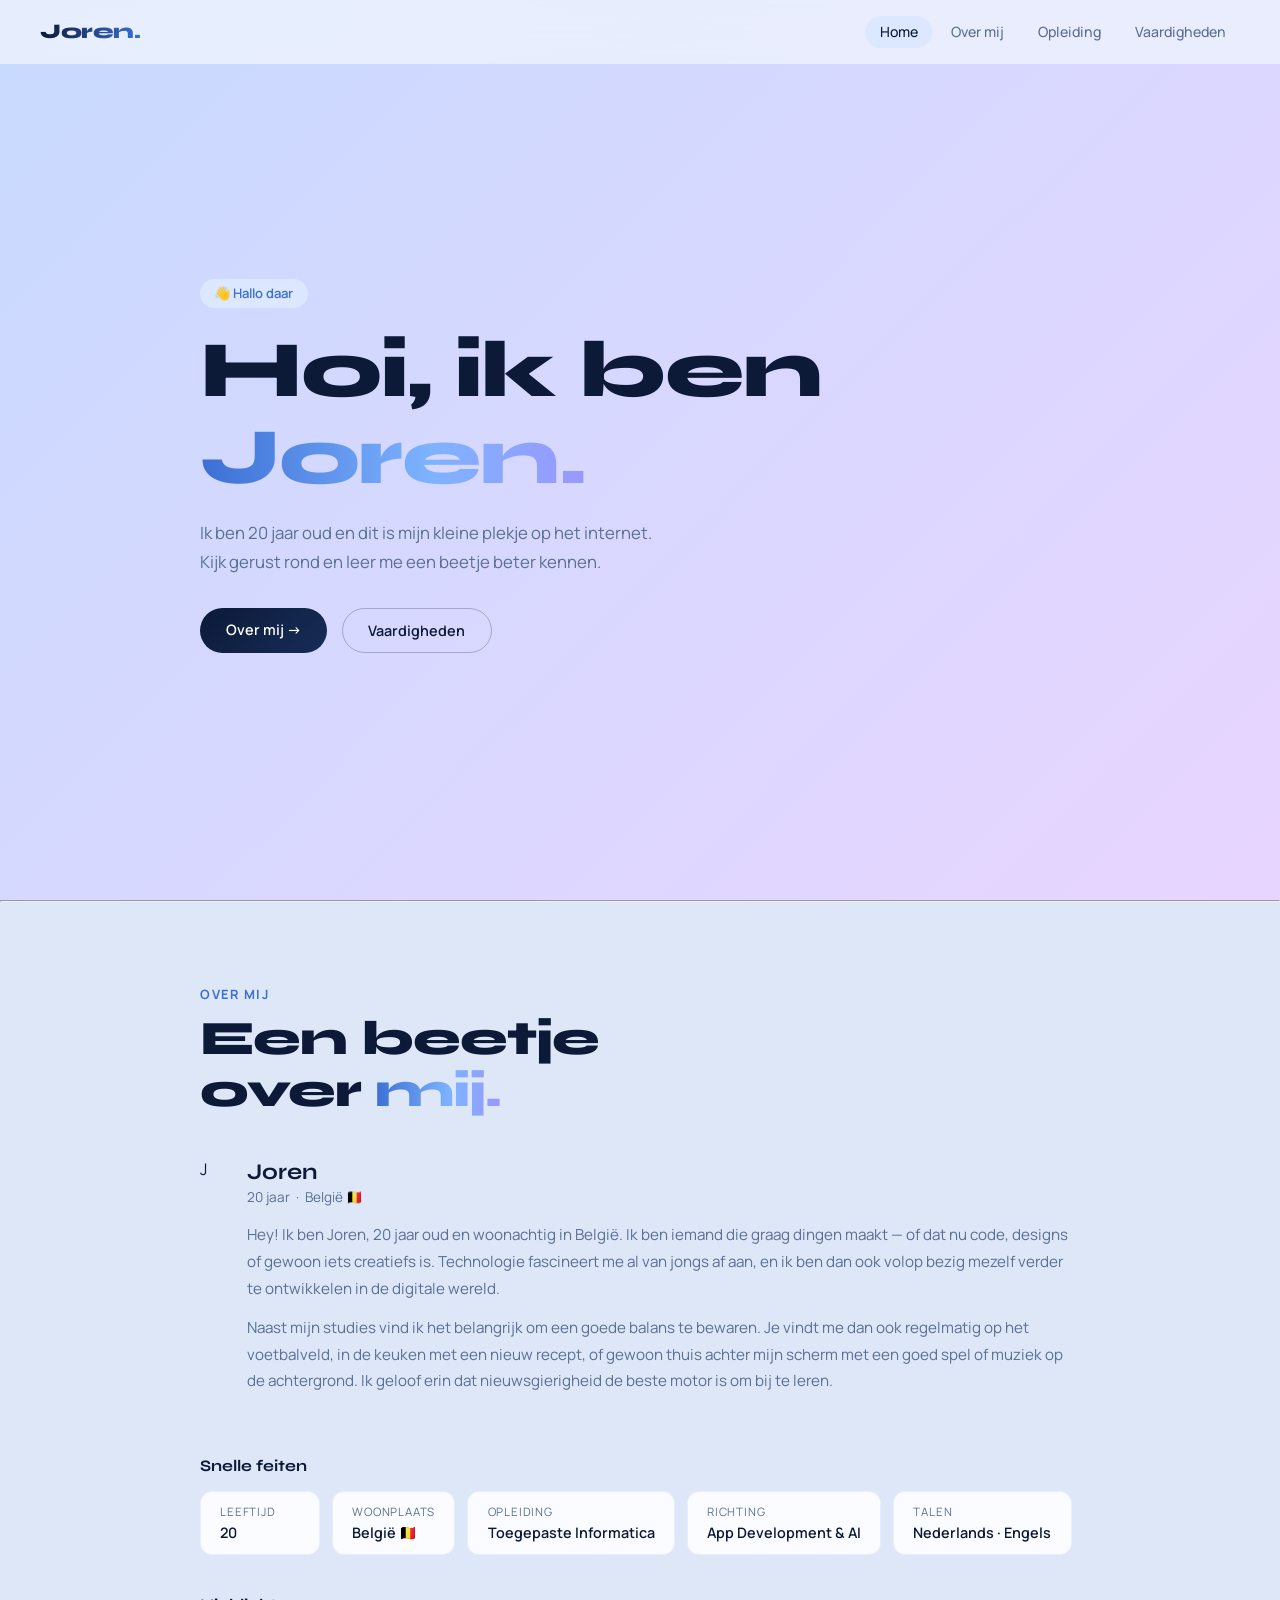
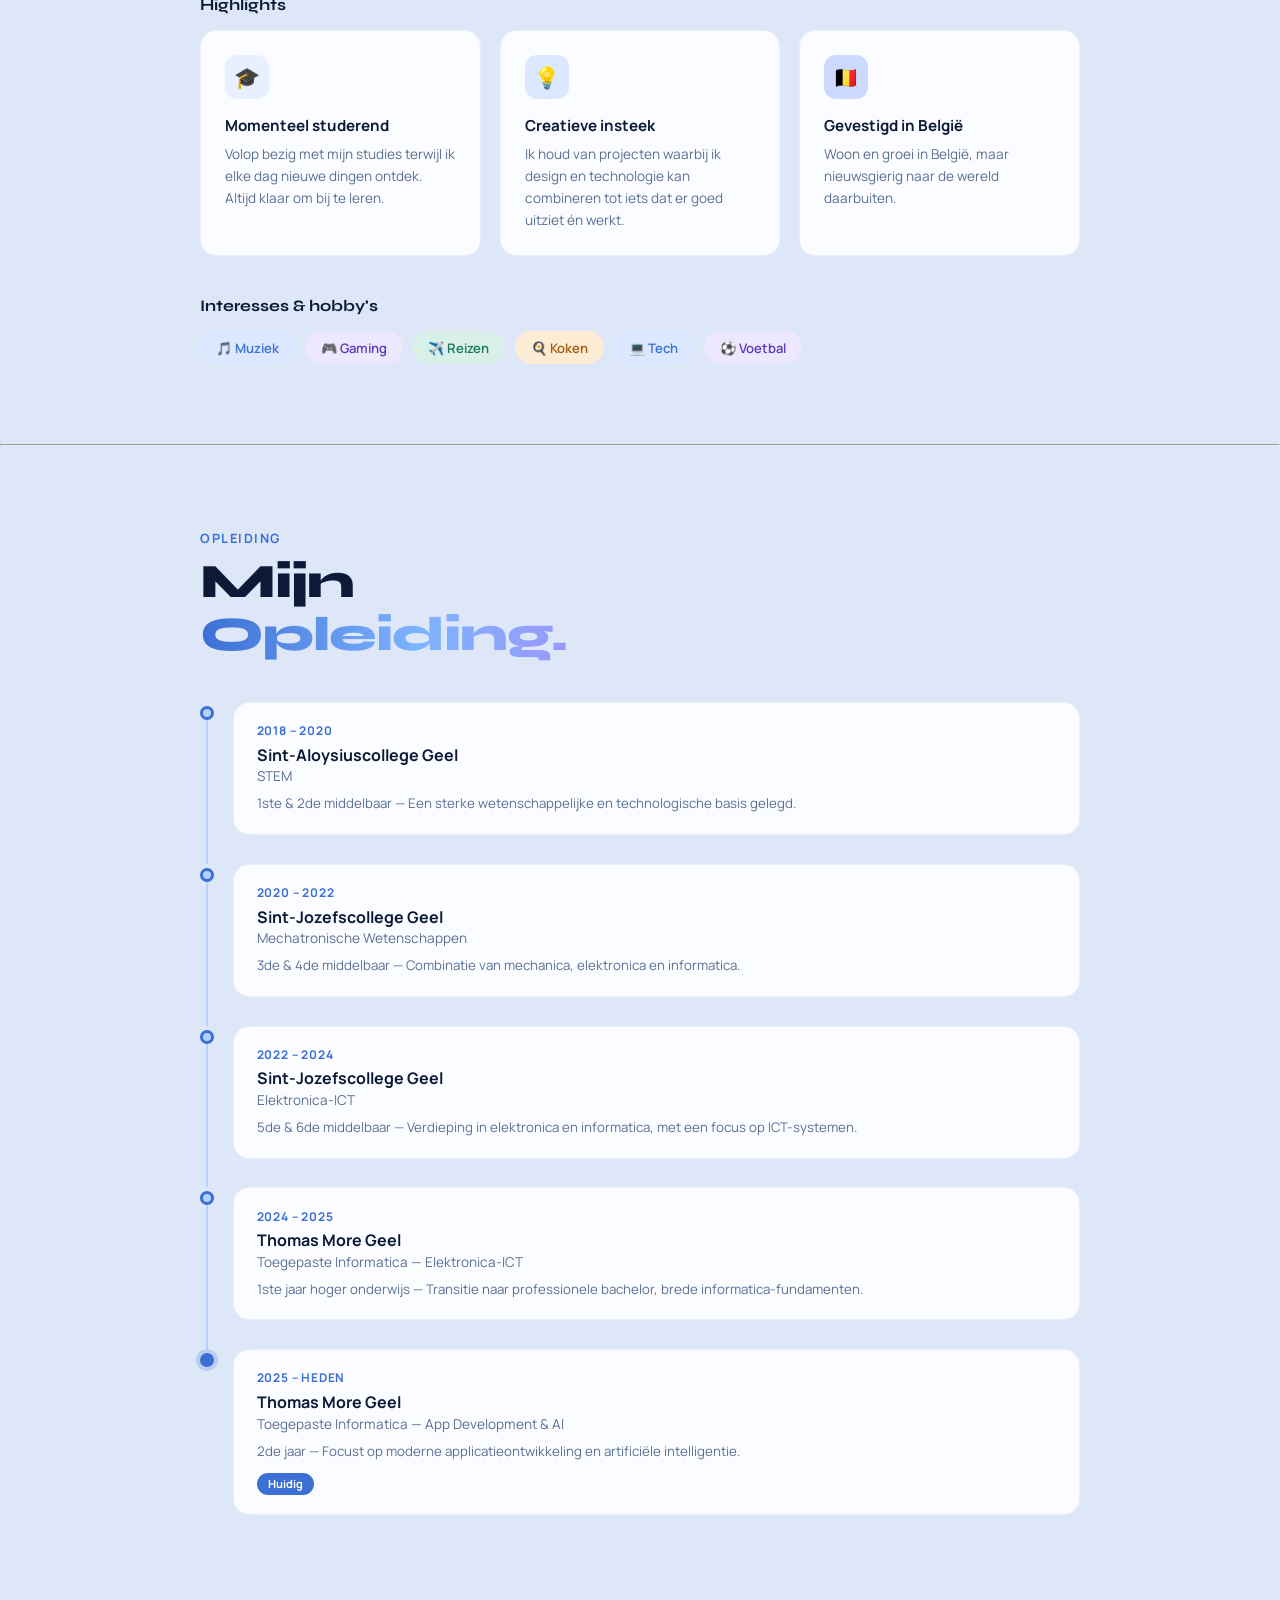
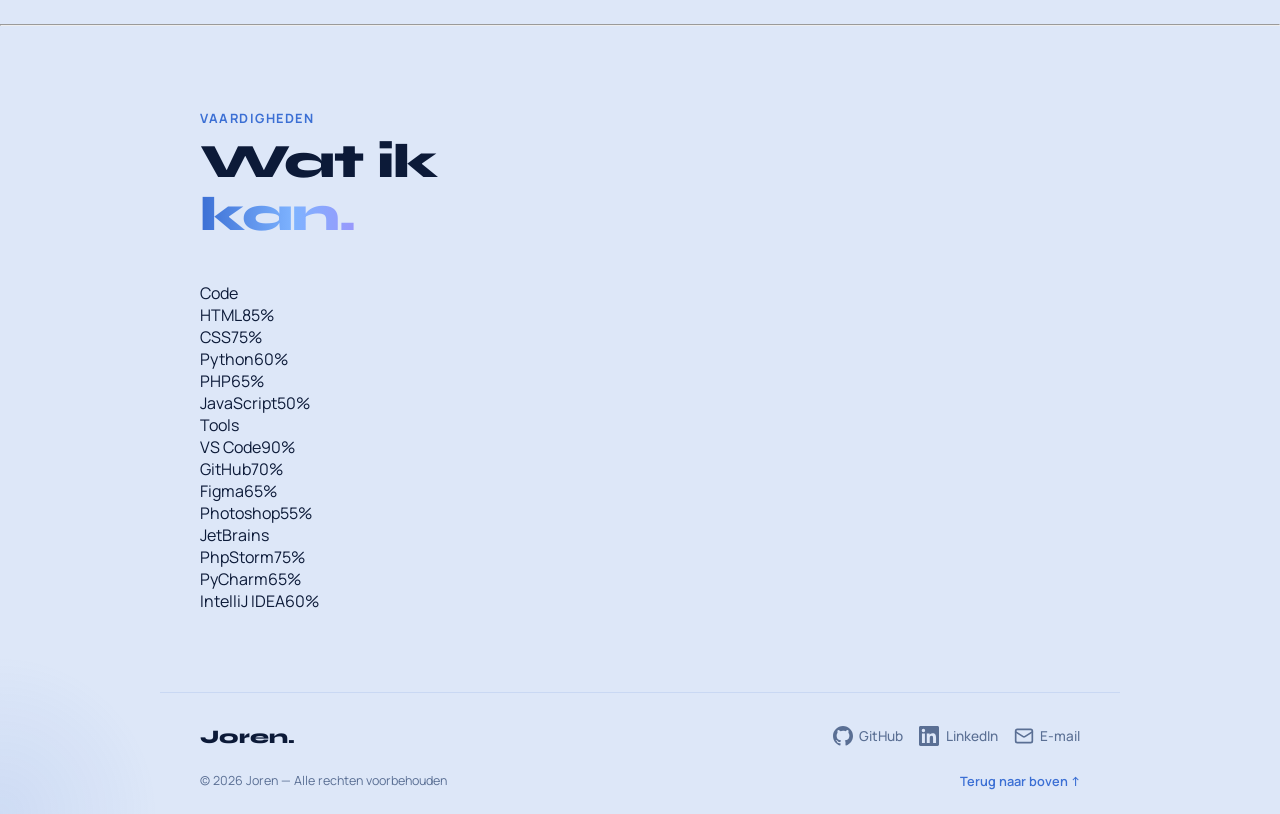
<file: joren.html>
<!DOCTYPE html>
<html lang="nl">
<head>
  <meta charset="UTF-8" />
  <meta name="viewport" content="width=device-width, initial-scale=1.0"/>
  <title>Joren</title>
  <link href="https://fonts.googleapis.com/css2?family=Syne:wght@600;700;800&family=Manrope:wght@400;500;600&display=swap" rel="stylesheet"/>
  <link rel="stylesheet" href="style.css"/>
</head>
<body>

  <nav>
    <a class="nav-logo" href="#home">Joren.</a>
    <ul class="nav-links">
      <li><a href="#home">Home</a></li>
      <li><a href="#about">Over mij</a></li>
      <li><a href="#opleiding">Opleiding</a></li>
      <li><a href="#skills">Vaardigheden</a></li>
    </ul>
  </nav>

  <div class="blob blob-1"></div>
  <div class="blob blob-2"></div>
  <div class="blob blob-3"></div>

  <!-- ── HERO ── -->
  <section id="home">
    <div class="hero-inner">
      <span class="hero-tag">👋 Hallo daar</span>
      <h1>Hoi, ik ben<br><span class="accent">Joren.</span></h1>
      <p class="hero-sub">
        Ik ben 20 jaar oud en dit is mijn kleine plekje op het internet.
        Kijk gerust rond en leer me een beetje beter kennen.
      </p>
      <div class="hero-actions">
        <a href="#about" class="btn btn-primary">Over mij →</a>
        <a href="#skills" class="btn btn-outline">Vaardigheden</a>
      </div>
    </div>
  </section>

  <hr class="divider"/>

  <!-- ── ABOUT ── -->
  <section id="about">
    <span class="about-label">Over mij</span>
    <h2>Een beetje<br>over <span class="accent">mij.</span></h2>

    <div class="about-top">
      <div class="avatar">J</div>
      <div class="avatar-info">
        <div class="name">Joren</div>
        <div class="meta">20 jaar &nbsp;·&nbsp; België 🇧🇪</div>
        <p class="bio-text">
          Hey! Ik ben Joren, 20 jaar oud en woonachtig in België. Ik ben iemand die graag dingen maakt — of dat nu code, designs of gewoon iets creatiefs is. Technologie fascineert me al van jongs af aan, en ik ben dan ook volop bezig mezelf verder te ontwikkelen in de digitale wereld.
        </p>
        <p class="bio-text">
          Naast mijn studies vind ik het belangrijk om een goede balans te bewaren. Je vindt me dan ook regelmatig op het voetbalveld, in de keuken met een nieuw recept, of gewoon thuis achter mijn scherm met een goed spel of muziek op de achtergrond. Ik geloof erin dat nieuwsgierigheid de beste motor is om bij te leren.
        </p>
      </div>
    </div>

    <!-- QUICK FACTS -->
    <p class="sub-title">Snelle feiten</p>
    <div class="facts">
      <div class="fact"><div class="fact-label">Leeftijd</div><div class="fact-value">20</div></div>
      <div class="fact"><div class="fact-label">Woonplaats</div><div class="fact-value">België 🇧🇪</div></div>
      <div class="fact"><div class="fact-label">Opleiding</div><div class="fact-value">Toegepaste Informatica</div></div>
      <div class="fact"><div class="fact-label">Richting</div><div class="fact-value">App Development & AI</div></div>
      <div class="fact"><div class="fact-label">Talen</div><div class="fact-value">Nederlands · Engels</div></div>
    </div>

    <!-- HIGHLIGHTS -->
    <p class="sub-title" id="highlights">Highlights</p>
    <div class="cards">
      <div class="card">
        <div class="card-icon" style="background:var(--blue-3);">🎓</div>
        <p class="card-title">Momenteel studerend</p>
        <p class="card-body">Volop bezig met mijn studies terwijl ik elke dag nieuwe dingen ontdek. Altijd klaar om bij te leren.</p>
      </div>
      <div class="card">
        <div class="card-icon" style="background:var(--blue-1);">💡</div>
        <p class="card-title">Creatieve insteek</p>
        <p class="card-body">Ik houd van projecten waarbij ik design en technologie kan combineren tot iets dat er goed uitziet én werkt.</p>
      </div>
      <div class="card">
        <div class="card-icon" style="background:var(--blue-4);">🇧🇪</div>
        <p class="card-title">Gevestigd in België</p>
        <p class="card-body">Woon en groei in België, maar nieuwsgierig naar de wereld daarbuiten.</p>
      </div>
    </div>

    <!-- INTERESTS -->
    <p class="sub-title">Interesses & hobby's</p>
    <div class="pills">
      <span class="pill c1">🎵 Muziek</span>
      <span class="pill c4">🎮 Gaming</span>
      <span class="pill c2">✈️ Reizen</span>
      <span class="pill c3">🍳 Koken</span>
      <span class="pill c1">💻 Tech</span>
      <span class="pill c4">⚽ Voetbal</span>
    </div>
  </section>

  <hr class="divider"/>

  <!-- ── OPLEIDING ── -->
  <section id="opleiding">
    <span class="about-label">Opleiding</span>
    <h2>Mijn<br><span class="accent">Opleiding.</span></h2>

    <div class="timeline">

      <div class="tl-item">
        <div class="tl-dot"></div>
        <div class="tl-line"></div>
        <div class="tl-card">
          <div class="tl-year">2018 – 2020</div>
          <div class="tl-school">Sint-Aloysiuscollege Geel</div>
          <div class="tl-degree">STEM</div>
          <p class="tl-desc">1ste & 2de middelbaar — Een sterke wetenschappelijke en technologische basis gelegd.</p>
        </div>
      </div>

      <div class="tl-item">
        <div class="tl-dot"></div>
        <div class="tl-line"></div>
        <div class="tl-card">
          <div class="tl-year">2020 – 2022</div>
          <div class="tl-school">Sint-Jozefscollege Geel</div>
          <div class="tl-degree">Mechatronische Wetenschappen</div>
          <p class="tl-desc">3de & 4de middelbaar — Combinatie van mechanica, elektronica en informatica.</p>
        </div>
      </div>

      <div class="tl-item">
        <div class="tl-dot"></div>
        <div class="tl-line"></div>
        <div class="tl-card">
          <div class="tl-year">2022 – 2024</div>
          <div class="tl-school">Sint-Jozefscollege Geel</div>
          <div class="tl-degree">Elektronica-ICT</div>
          <p class="tl-desc">5de & 6de middelbaar — Verdieping in elektronica en informatica, met een focus op ICT-systemen.</p>
        </div>
      </div>

      <div class="tl-item">
        <div class="tl-dot"></div>
        <div class="tl-line"></div>
        <div class="tl-card">
          <div class="tl-year">2024 – 2025</div>
          <div class="tl-school">Thomas More Geel</div>
          <div class="tl-degree">Toegepaste Informatica — Elektronica-ICT</div>
          <p class="tl-desc">1ste jaar hoger onderwijs — Transitie naar professionele bachelor, brede informatica-fundamenten.</p>
        </div>
      </div>

      <div class="tl-item tl-item--active">
        <div class="tl-dot tl-dot--active"></div>
        <div class="tl-line"></div>
        <div class="tl-card">
          <div class="tl-year">2025 – heden</div>
          <div class="tl-school">Thomas More Geel</div>
          <div class="tl-degree">Toegepaste Informatica — App Development & AI</div>
          <p class="tl-desc">2de jaar — Focust op moderne applicatieontwikkeling en artificiële intelligentie.</p>
          <span class="tl-badge">Huidig</span>
        </div>
      </div>


    </div>
  </section>

  <hr class="divider"/>

  <!-- ── SKILLS ── -->
  <section id="skills">
    <span class="about-label">Vaardigheden</span>
    <h2>Wat ik<br><span class="accent">kan.</span></h2>

    <div class="skills-grid">

      <div class="skill-group">
        <p class="skill-group-title">Code</p>
        <div class="skill-list">
          <div class="skill-item">
            <div class="skill-top"><span class="skill-name">HTML</span><span class="skill-pct">85%</span></div>
            <div class="skill-bar"><div class="skill-fill" style="--w:85%"></div></div>
          </div>
          <div class="skill-item">
            <div class="skill-top"><span class="skill-name">CSS</span><span class="skill-pct">75%</span></div>
            <div class="skill-bar"><div class="skill-fill" style="--w:75%"></div></div>
          </div>
          <div class="skill-item">
            <div class="skill-top"><span class="skill-name">Python</span><span class="skill-pct">60%</span></div>
            <div class="skill-bar"><div class="skill-fill" style="--w:60%"></div></div>
          </div>
          <div class="skill-item">
            <div class="skill-top"><span class="skill-name">PHP</span><span class="skill-pct">65%</span></div>
            <div class="skill-bar"><div class="skill-fill" style="--w:65%"></div></div>
          </div>
          <div class="skill-item">
            <div class="skill-top"><span class="skill-name">JavaScript</span><span class="skill-pct">50%</span></div>
            <div class="skill-bar"><div class="skill-fill" style="--w:50%"></div></div>
          </div>
        </div>
      </div>

      <div class="skill-group">
        <p class="skill-group-title">Tools</p>
        <div class="skill-list">
          <div class="skill-item">
            <div class="skill-top"><span class="skill-name">VS Code</span><span class="skill-pct">90%</span></div>
            <div class="skill-bar"><div class="skill-fill" style="--w:90%"></div></div>
          </div>
          <div class="skill-item">
            <div class="skill-top"><span class="skill-name">GitHub</span><span class="skill-pct">70%</span></div>
            <div class="skill-bar"><div class="skill-fill" style="--w:70%"></div></div>
          </div>
          <div class="skill-item">
            <div class="skill-top"><span class="skill-name">Figma</span><span class="skill-pct">65%</span></div>
            <div class="skill-bar"><div class="skill-fill" style="--w:65%"></div></div>
          </div>
          <div class="skill-item">
            <div class="skill-top"><span class="skill-name">Photoshop</span><span class="skill-pct">55%</span></div>
            <div class="skill-bar"><div class="skill-fill" style="--w:55%"></div></div>
          </div>
        </div>
      </div>

      <div class="skill-group">
        <p class="skill-group-title">JetBrains</p>
        <div class="skill-list">
          <div class="skill-item">
            <div class="skill-top"><span class="skill-name">PhpStorm</span><span class="skill-pct">75%</span></div>
            <div class="skill-bar"><div class="skill-fill" style="--w:75%"></div></div>
          </div>
          <div class="skill-item">
            <div class="skill-top"><span class="skill-name">PyCharm</span><span class="skill-pct">65%</span></div>
            <div class="skill-bar"><div class="skill-fill" style="--w:65%"></div></div>
          </div>
          <div class="skill-item">
            <div class="skill-top"><span class="skill-name">IntelliJ IDEA</span><span class="skill-pct">60%</span></div>
            <div class="skill-bar"><div class="skill-fill" style="--w:60%"></div></div>
          </div>
        </div>
      </div>

    </div>

  </section>

  <footer>
    <div class="footer-inner">
      <div class="footer-left">
        <a class="footer-logo" href="#home">Joren.</a>
      </div>
      <div class="footer-links">
        <a href="https://github.com/cjoren123" target="_blank" class="footer-link" aria-label="GitHub">
          <svg width="20" height="20" viewBox="0 0 24 24" fill="currentColor"><path d="M12 0C5.374 0 0 5.373 0 12c0 5.302 3.438 9.8 8.207 11.387.599.111.793-.261.793-.577v-2.234c-3.338.726-4.033-1.416-4.033-1.416-.546-1.387-1.333-1.756-1.333-1.756-1.089-.745.083-.729.083-.729 1.205.084 1.839 1.237 1.839 1.237 1.07 1.834 2.807 1.304 3.492.997.107-.775.418-1.305.762-1.604-2.665-.305-5.467-1.334-5.467-5.931 0-1.311.469-2.381 1.236-3.221-.124-.303-.535-1.524.117-3.176 0 0 1.008-.322 3.301 1.23A11.509 11.509 0 0 1 12 5.803c1.02.005 2.047.138 3.006.404 2.291-1.552 3.297-1.23 3.297-1.23.653 1.653.242 2.874.118 3.176.77.84 1.235 1.911 1.235 3.221 0 4.609-2.807 5.624-5.479 5.921.43.372.823 1.102.823 2.222v3.293c0 .319.192.694.801.576C20.566 21.797 24 17.3 24 12c0-6.627-5.373-12-12-12z"/></svg>
          GitHub
        </a>
        <a href="https://www.linkedin.com/in/joren-cools/" target="_blank" class="footer-link" aria-label="LinkedIn">
          <svg width="20" height="20" viewBox="0 0 24 24" fill="currentColor"><path d="M20.447 20.452h-3.554v-5.569c0-1.328-.027-3.037-1.852-3.037-1.853 0-2.136 1.445-2.136 2.939v5.667H9.351V9h3.414v1.561h.046c.477-.9 1.637-1.85 3.37-1.85 3.601 0 4.267 2.37 4.267 5.455v6.286zM5.337 7.433a2.062 2.062 0 0 1-2.063-2.065 2.064 2.064 0 1 1 2.063 2.065zm1.782 13.019H3.555V9h3.564v11.452zM22.225 0H1.771C.792 0 0 .774 0 1.729v20.542C0 23.227.792 24 1.771 24h20.451C23.2 24 24 23.227 24 22.271V1.729C24 .774 23.2 0 22.222 0h.003z"/></svg>
          LinkedIn
        </a>
        <a href="mailto:coolsjoren@gmail.com" class="footer-link" aria-label="Email">
          <svg width="20" height="20" viewBox="0 0 24 24" fill="none" stroke="currentColor" stroke-width="2" stroke-linecap="round" stroke-linejoin="round"><rect x="2" y="4" width="20" height="16" rx="2"/><path d="m22 7-8.97 5.7a1.94 1.94 0 0 1-2.06 0L2 7"/></svg>
          E-mail
        </a>
      </div>
    </div>
    <div class="footer-bottom">
      <span>© 2026 Joren — Alle rechten voorbehouden</span>
      <a href="#home" class="footer-top-btn">Terug naar boven ↑</a>
    </div>
  </footer>

  <script>
    // Scroll-reveal for timeline and skill cards
    const observer = new IntersectionObserver((entries) => {
      entries.forEach(el => {
        if (el.isIntersecting) {
          el.target.classList.add('visible');
          observer.unobserve(el.target);
        }
      });
    }, { threshold: 0.12 });

    document.querySelectorAll('.tl-item, .card, .fact, .skill-group').forEach(el => observer.observe(el));

    // Cursor glow
    const glow = document.createElement('div');
    glow.className = 'cursor-glow';
    document.body.appendChild(glow);
    document.addEventListener('mousemove', e => {
      glow.style.left = e.clientX + 'px';
      glow.style.top  = e.clientY + 'px';
    });

    // Nav shrink on scroll
    const nav = document.querySelector('nav');
    window.addEventListener('scroll', () => {
      nav.style.padding = window.scrollY > 60 ? '.8rem 3rem' : '';
      nav.style.boxShadow = window.scrollY > 60 ? '0 4px 24px rgba(12,26,56,.08)' : '';
    }, { passive: true });

    // Active nav highlight on scroll
    const sections = document.querySelectorAll('section[id]');
    const navLinks = document.querySelectorAll('.nav-links a');
    window.addEventListener('scroll', () => {
      let current = '';
      sections.forEach(s => {
        if (window.scrollY >= s.offsetTop - 120) current = s.id;
      });
      navLinks.forEach(a => {
        a.classList.toggle('nav-active', a.getAttribute('href') === '#' + current);
      });
    }, { passive: true });
  </script>

  <style>
    /* Scroll-reveal states */
    .tl-item, .card, .fact, .skill-group {
      opacity: 0;
      transform: translateY(28px);
      transition: opacity .55s ease, transform .55s ease;
    }
    .tl-item.visible, .card.visible, .fact.visible, .skill-group.visible {
      opacity: 1;
      transform: translateY(0);
    }
    .tl-item:nth-child(1) { transition-delay: .05s; }
    .tl-item:nth-child(2) { transition-delay: .12s; }
    .tl-item:nth-child(3) { transition-delay: .19s; }
    .tl-item:nth-child(4) { transition-delay: .26s; }
    .tl-item:nth-child(5) { transition-delay: .33s; }
    .card:nth-child(1) { transition-delay: .05s; }
    .card:nth-child(2) { transition-delay: .13s; }
    .card:nth-child(3) { transition-delay: .21s; }
    .fact:nth-child(1) { transition-delay: .04s; }
    .fact:nth-child(2) { transition-delay: .09s; }
    .fact:nth-child(3) { transition-delay: .14s; }
    .fact:nth-child(4) { transition-delay: .19s; }
    .fact:nth-child(5) { transition-delay: .24s; }
    .skill-group:nth-child(1) { transition-delay: .05s; }
    .skill-group:nth-child(2) { transition-delay: .13s; }
    .skill-group:nth-child(3) { transition-delay: .21s; }

    /* Cursor glow */
    .cursor-glow {
      position: fixed; pointer-events: none; z-index: 0;
      width: 320px; height: 320px;
      border-radius: 50%;
      background: radial-gradient(circle, rgba(59,111,212,.09) 0%, transparent 70%);
      transform: translate(-50%, -50%);
      transition: left .12s ease, top .12s ease;
    }

    /* Active nav link */
    .nav-links a.nav-active { color: var(--ink); }
  </style>
</file>
<file: style.css>
* { box-sizing: border-box; margin: 0; padding: 0; }

html {
  scroll-behavior: smooth;
}

/* View Transitions API — cross-fade for supporting browsers */
@supports (view-transition-name: none) {
  ::view-transition-old(root) {
    animation: vtFadeOut 0.35s ease forwards;
  }
  ::view-transition-new(root) {
    animation: vtFadeIn 0.35s ease forwards;
  }
  @keyframes vtFadeOut {
    from { opacity: 1; transform: scale(1); }
    to   { opacity: 0; transform: scale(0.98); }
  }
  @keyframes vtFadeIn {
    from { opacity: 0; transform: scale(1.02); }
    to   { opacity: 1; transform: scale(1); }
  }
}

:root {
  --bg: #dde7f8;
  --blue: #3b6fd4;
  --blue-1: #dce8ff;
  --blue-2: #b8d0ff;
  --blue-3: #e8f0ff;
  --blue-4: #cddaff;
  --ink: #0c1a38;
  --muted: #5a6f94;
  --white: #fff;
  --card-bg: rgba(255,255,255,0.88);
  --radius: 16px;
}

body {
  background: #dde7f8;
  font-family: 'Manrope', sans-serif;
  color: var(--ink);
  overflow-x: hidden;
}

body::before {
  content: '';
  position: fixed;
  inset: 0;
  z-index: 0;
  background: linear-gradient(
    135deg,
    #c8daff 0%,
    #e8d5ff 25%,
    #b8d4ff 50%,
    #d5c8ff 75%,
    #c8daff 100%
  );
  background-size: 400% 400%;
  animation: gradientShift 20s ease-in-out infinite;
  pointer-events: none;
}

/* ══════════════════════════════════
   ANIMATED BACKGROUND GRADIENT
══════════════════════════════════ */
@keyframes gradientShift {
  0%   { background-position: 0% 0%;   }
  25%  { background-position: 100% 0%; }
  50%  { background-position: 100% 100%; }
  75%  { background-position: 0% 100%; }
  100% { background-position: 0% 0%;   }
}


#wave-canvas {
  position: fixed;
  inset: 0;
  width: 100vw;
  height: 100vh;
  pointer-events: none;
  z-index: 9999;
  display: none;
}

/* ══════════════════════════════════
   SVG MORPHING BLOBS
══════════════════════════════════ */
.blob-svg-wrap {
  position: fixed;
  inset: 0;
  pointer-events: none;
  z-index: 0;
  overflow: hidden;
}
.blob-svg {
  position: absolute;
  filter: blur(70px);
  opacity: 0.35;
}
.blob-svg-1 { width: 560px; height: 560px; top: -160px; left: -140px; }
.blob-svg-2 { width: 460px; height: 460px; bottom: 5%; right: -120px; }
.blob-svg-3 { width: 340px; height: 340px; top: 40%; left: 30%; }

/* ══════════════════════════════════
   CURSOR GLOW
══════════════════════════════════ */
.cursor-glow {
  position: fixed;
  width: 380px; height: 380px;
  border-radius: 50%;
  background: radial-gradient(circle, rgba(59,111,212,0.13) 0%, transparent 70%);
  pointer-events: none;
  transform: translate(-50%, -50%);
  z-index: 0;
  transition: left 0.06s, top 0.06s;
}

/* ══════════════════════════════════
   HERO PARTICLES
══════════════════════════════════ */
#hero-particles {
  position: absolute;
  inset: 0;
  width: 100%; height: 100%;
  pointer-events: none;
  z-index: 0;
  opacity: 0.55;
}
.hero-inner { position: relative; z-index: 1; }

/* ══════════════════════════════════
   PAGE LOAD SHIMMER
══════════════════════════════════ */
.page-flash {
  position: fixed;
  inset: 0;
  background: linear-gradient(135deg, rgba(59,111,212,0.08), transparent);
  pointer-events: none;
  z-index: 999;
  animation: pageFlash 1s ease-out forwards;
}
@keyframes pageFlash {
  0%   { opacity: 1; }
  100% { opacity: 0; }
}

/* ══════════════════════════════════
   NAV
══════════════════════════════════ */
nav {
  position: fixed;
  top: 0; width: 100%;
  display: flex;
  justify-content: space-between;
  align-items: center;
  padding: 1rem 2.5rem;
  background: rgba(238,243,253,0.8);
  backdrop-filter: blur(16px);
  -webkit-backdrop-filter: blur(16px);
  z-index: 200;
  transition: box-shadow 0.3s, padding 0.3s;
}
nav.nav-scrolled {
  box-shadow: 0 2px 24px rgba(59,111,212,0.13);
  padding: 0.7rem 2.5rem;
}

.nav-logo {
  font-family: 'Syne', sans-serif;
  font-weight: 800;
  font-size: 1.3rem;
  color: var(--ink);
  text-decoration: none;
  letter-spacing: -0.5px;
  z-index: 201;
  position: relative;
  /* Shimmer on logo */
  background: linear-gradient(90deg, var(--ink) 0%, var(--blue) 50%, var(--ink) 100%);
  background-size: 200% auto;
  -webkit-background-clip: text;
  -webkit-text-fill-color: transparent;
  background-clip: text;
  transition: background-position 0.5s;
}
.nav-logo:hover {
  background-position: right center;
  animation: logoShimmer 0.8s ease forwards;
}
@keyframes logoShimmer {
  0%   { background-position: 0% center; }
  100% { background-position: 200% center; }
}

.nav-links { display: flex; gap: 0.3rem; list-style: none; }
.nav-links a {
  text-decoration: none;
  color: var(--muted);
  font-size: 0.88rem;
  font-weight: 500;
  padding: 0.4rem 0.9rem;
  border-radius: 20px;
  transition: background 0.2s, color 0.2s, transform 0.2s;
  display: inline-block;
}
.nav-links a:hover { transform: translateY(-1px); }
.nav-links a:hover,
.nav-links a.nav-active { background: var(--blue-1); color: var(--blue); }

/* ── HAMBURGER ── */
.hamburger {
  display: none;
  flex-direction: column;
  justify-content: center;
  gap: 5px;
  background: none;
  border: none;
  cursor: pointer;
  padding: 6px;
  z-index: 201;
}
.hamburger span {
  display: block;
  width: 24px; height: 2px;
  background: var(--ink);
  border-radius: 2px;
  transition: transform 0.3s, opacity 0.3s;
}
.hamburger.open span:nth-child(1) { transform: translateY(7px) rotate(45deg); }
.hamburger.open span:nth-child(2) { opacity: 0; }
.hamburger.open span:nth-child(3) { transform: translateY(-7px) rotate(-45deg); }

.nav-overlay {
  display: none;
  position: fixed; inset: 0;
  background: rgba(12,26,56,0.35);
  z-index: 150;
  opacity: 0;
  transition: opacity 0.3s;
}
.nav-overlay.open { opacity: 1; }

/* ══════════════════════════════════
   HERO
══════════════════════════════════ */
#home {
  position: relative; z-index: 1;
  min-height: 100vh;
  display: flex;
  align-items: center;
  padding: 6rem 2.5rem 4rem;
  overflow: hidden;
}
.hero-inner { max-width: 700px; }

.fade-up {
  opacity: 0;
  transform: translateY(30px);
  animation: fadeUp 0.75s cubic-bezier(0.22,1,0.36,1) forwards;
  animation-delay: var(--d, 0ms);
}
@keyframes fadeUp {
  to { opacity: 1; transform: none; }
}

.hero-tag {
  display: inline-block;
  background: var(--blue-1);
  color: var(--blue);
  font-size: 0.82rem;
  font-weight: 600;
  padding: 0.35rem 0.9rem;
  border-radius: 20px;
  margin-bottom: 1.2rem;
  animation: tagBounce 2.5s ease-in-out 1s infinite;
}
@keyframes tagBounce {
  0%, 100% { transform: translateY(0) scale(1); }
  40%       { transform: translateY(-5px) scale(1.04); }
  60%       { transform: translateY(-3px) scale(1.02); }
}

h1 {
  font-family: 'Syne', sans-serif;
  font-size: clamp(2.8rem, 7vw, 5rem);
  font-weight: 800;
  line-height: 1.08;
  letter-spacing: -1.5px;
  margin-bottom: 1.2rem;
}

/* ══ NAME HOVER EFFECT — LIQUID SHIMMER WAVE ══ */
.accent {
  display: inline-block;
  position: relative;
  cursor: default;
  background: linear-gradient(
    90deg,
    var(--blue) 0%,
    #7eb3ff 20%,
    #a78bfa 40%,
    var(--blue) 60%,
    #60a5fa 80%,
    var(--blue) 100%
  );
  background-size: 300% auto;
  -webkit-background-clip: text;
  -webkit-text-fill-color: transparent;
  background-clip: text;
  transition: background-position 0.4s ease, filter 0.4s ease;
}
.accent::after {
  content: '';
  position: absolute;
  left: 0; bottom: -4px;
  width: 100%; height: 3px;
  border-radius: 2px;
  background: linear-gradient(90deg, var(--blue), #a78bfa, #60a5fa, var(--blue));
  background-size: 300% auto;
  transform: scaleX(0);
  transform-origin: left;
  transition: transform 0.4s cubic-bezier(0.22,1,0.36,1), background-position 0.4s ease;
}
.accent:hover {
  background-position: right center;
  filter: drop-shadow(0 0 18px rgba(120,160,255,0.55));
  animation: waveShimmer 1.4s linear infinite;
}
.accent:hover::after {
  transform: scaleX(1);
  background-position: right center;
}
@keyframes waveShimmer {
  0%   { background-position: 0% center; }
  100% { background-position: 300% center; }
}

/* Sparkles around name on hover */
.name-sparkle {
  position: absolute;
  pointer-events: none;
  font-size: 1rem;
  animation: sparklePop 0.6s ease-out forwards;
  z-index: 10;
}
@keyframes sparklePop {
  0%   { opacity: 1; transform: translate(0,0) scale(0.5); }
  60%  { opacity: 1; transform: translate(var(--tx), var(--ty)) scale(1.2); }
  100% { opacity: 0; transform: translate(calc(var(--tx)*1.5), calc(var(--ty)*1.5)) scale(0.8); }
}

.hero-sub {
  color: var(--muted);
  font-size: 1.05rem;
  line-height: 1.7;
  margin-bottom: 2rem;
  max-width: 480px;
}
.hero-actions { display: flex; gap: 0.9rem; flex-wrap: wrap; }

/* ══════════════════════════════════
   BUTTONS
══════════════════════════════════ */
.btn {
  display: inline-block;
  padding: 0.75rem 1.6rem;
  border-radius: 30px;
  font-weight: 600;
  font-size: 0.9rem;
  text-decoration: none;
  transition: transform 0.2s, box-shadow 0.2s;
  position: relative;
  overflow: hidden;
}
/* Ripple */
.btn::after {
  content: '';
  position: absolute;
  inset: 0;
  background: rgba(255,255,255,0.25);
  border-radius: inherit;
  opacity: 0;
  transform: scale(0);
  transition: transform 0.4s, opacity 0.4s;
}
.btn:active::after { transform: scale(2); opacity: 0; transition: 0s; }
.btn:hover  { transform: translateY(-2px); box-shadow: 0 8px 24px rgba(59,111,212,0.22); }
.btn:active { transform: scale(0.97); }
.btn-primary {
  background: linear-gradient(135deg, var(--ink) 0%, #1e3a6e 100%);
  color: #fff;
  background-size: 200% auto;
  transition: transform 0.2s, box-shadow 0.2s, background-position 0.4s;
}
.btn-primary:hover {
  background-position: right center;
  box-shadow: 0 10px 30px rgba(12,26,56,0.28);
}
.btn-outline {
  background: transparent;
  color: var(--ink);
  border: 1.5px solid rgba(12,26,56,0.25);
}
.btn-outline:hover { border-color: var(--blue); color: var(--blue); }
.cv-btn-group { margin-top: 1.4rem; display: flex; gap: 0.75rem; flex-wrap: wrap; }
.cv-btn { display: inline-flex; align-items: center; gap: 0.5rem; }

/* ══════════════════════════════════
   DIVIDER & SECTIONS
══════════════════════════════════ */
/* ══════════════════════════════════
   WAVE DIVIDERS
══════════════════════════════════ */
.wave-divider {
  position: relative;
  width: 100%;
  height: 48px;
  overflow: hidden;
}
.wave-divider svg {
  display: block;
  width: 100%; height: 100%;
}

section {
  position: relative; z-index: 1;
  padding: 5rem 2.5rem;
  max-width: 960px;
  margin: 0 auto;
}

/* ══════════════════════════════════
   SCROLL REVEAL
══════════════════════════════════ */
.scroll-reveal {
  opacity: 0;
  transform: translateY(32px) scale(0.98);
  transition: opacity 0.7s cubic-bezier(0.22,1,0.36,1),
              transform 0.7s cubic-bezier(0.22,1,0.36,1);
  transition-delay: var(--d, 0ms);
}
.scroll-reveal.visible { opacity: 1; transform: none; }

/* ══════════════════════════════════
   ABOUT
══════════════════════════════════ */
.about-label {
  display: inline-block;
  color: var(--blue);
  font-size: 0.8rem; font-weight: 700;
  text-transform: uppercase; letter-spacing: 1.5px;
  margin-bottom: 0.6rem;
}
h2 {
  font-family: 'Syne', sans-serif;
  font-size: clamp(2rem, 5vw, 3rem);
  font-weight: 800;
  line-height: 1.1; letter-spacing: -1px;
  margin-bottom: 2.5rem;
}

.about-top { display: flex; gap: 2.5rem; align-items: flex-start; margin-bottom: 3rem; flex-wrap: wrap; }

.avatar-wrap {
  flex-shrink: 0;
  width: 160px; height: 160px;
  border-radius: 50%;
  overflow: hidden;
  border: 4px solid var(--blue-2);
  box-shadow: 0 8px 32px rgba(59,111,212,0.18);
  transition: transform 0.4s cubic-bezier(0.22,1,0.36,1), box-shadow 0.4s;
  position: relative;
}
.avatar-wrap::after {
  content: '';
  position: absolute;
  inset: 0;
  border-radius: 50%;
  background: linear-gradient(135deg, rgba(59,111,212,0.15), transparent 60%);
  opacity: 0;
  transition: opacity 0.3s;
}
.avatar-wrap:hover { transform: scale(1.06) rotate(2deg); box-shadow: 0 16px 48px rgba(59,111,212,0.28); }
.avatar-wrap:hover::after { opacity: 1; }
.avatar-photo { width: 100%; height: 100%; object-fit: cover; display: block; }
.avatar-info { flex: 1; min-width: 220px; }
.name { font-family: 'Syne', sans-serif; font-size: 1.4rem; font-weight: 700; margin-bottom: 0.2rem; }
.meta { font-size: 0.85rem; color: var(--muted); margin-bottom: 1rem; }
.bio-text { color: var(--muted); font-size: 0.95rem; line-height: 1.75; margin-bottom: 0.8rem; }

.sub-title {
  font-family: 'Syne', sans-serif;
  font-size: 1rem; font-weight: 700;
  margin-bottom: 1rem; margin-top: 2.5rem;
  color: var(--ink);
}

/* ── FACTS ── */
.facts { display: flex; flex-wrap: wrap; gap: 0.75rem; }
.fact {
  background: var(--card-bg);
  border: 1px solid rgba(59,111,212,0.1);
  border-radius: 12px;
  padding: 0.8rem 1.2rem;
  min-width: 120px;
  transition: transform 0.25s, box-shadow 0.25s;
}
.fact:hover { transform: translateY(-3px); box-shadow: 0 6px 20px rgba(59,111,212,0.1); }
.fact-label { font-size: 0.72rem; color: var(--muted); text-transform: uppercase; letter-spacing: 0.8px; margin-bottom: 0.2rem; }
.fact-value { font-weight: 600; font-size: 0.9rem; }

/* ── CARDS ── */
.cards { display: grid; grid-template-columns: repeat(auto-fill, minmax(240px,1fr)); gap: 1.2rem; }
.card {
  background: var(--card-bg);
  border: 1px solid rgba(59,111,212,0.1);
  border-radius: var(--radius);
  padding: 1.5rem;
  transition: transform 0.35s cubic-bezier(0.22,1,0.36,1), box-shadow 0.35s, border-color 0.35s;
  position: relative;
  overflow: hidden;
}
.card::before {
  content: '';
  position: absolute;
  top: -50%; left: -50%;
  width: 200%; height: 200%;
  background: radial-gradient(circle at center, rgba(59,111,212,0.07), transparent 60%);
  opacity: 0;
  transition: opacity 0.4s;
}
.card:hover { transform: translateY(-8px) scale(1.01); box-shadow: 0 20px 50px rgba(59,111,212,0.16); border-color: rgba(59,111,212,0.22); }
.card:hover::before { opacity: 1; }
.card-icon { width: 44px; height: 44px; border-radius: 12px; display: flex; align-items: center; justify-content: center; font-size: 1.3rem; margin-bottom: 1rem; }
.card-title { font-weight: 700; font-size: 0.95rem; margin-bottom: 0.5rem; }
.card-body  { font-size: 0.85rem; color: var(--muted); line-height: 1.6; }

/* ── PILLS ── */
.pills { display: flex; flex-wrap: wrap; gap: 0.6rem; }
.pill {
  padding: 0.45rem 1rem;
  border-radius: 20px;
  font-size: 0.82rem; font-weight: 600;
  cursor: default;
  transition: transform 0.25s cubic-bezier(0.22,1,0.36,1), box-shadow 0.25s, filter 0.25s;
}
.pill:hover { transform: translateY(-4px) scale(1.07); box-shadow: 0 8px 20px rgba(0,0,0,0.12); filter: brightness(1.07); }
.c1 { background: var(--blue-1); color: var(--blue); }
.c2 { background: #d9f0e8; color: #1a7a55; }
.c3 { background: #fdecd4; color: #a05a10; }
.c4 { background: #ede8fd; color: #5a3dbf; }

/* ══════════════════════════════════
   PROJECTEN
══════════════════════════════════ */
.project-card {
  background: var(--card-bg);
  border: 1px solid rgba(59,111,212,0.12);
  border-radius: 20px;
  overflow: hidden;
  margin-bottom: 2rem;
  transition: transform 0.35s cubic-bezier(0.22,1,0.36,1), box-shadow 0.35s, border-color 0.35s;
  position: relative;
}
.project-card::before {
  content: '';
  position: absolute;
  top: 0; left: 0; right: 0;
  height: 3px;
  background: linear-gradient(90deg, var(--blue), #a78bfa, #60a5fa);
  background-size: 200% auto;
  transition: background-position 0.6s;
}
.project-card:hover { transform: translateY(-6px); box-shadow: 0 24px 56px rgba(59,111,212,0.15); border-color: rgba(59,111,212,0.22); }
.project-card:hover::before { background-position: right center; }

.project-header {
  padding: 1.6rem 1.8rem 1.2rem;
  border-bottom: 1px solid rgba(59,111,212,0.08);
}
.project-meta-top {
  display: flex; align-items: center; gap: 0.6rem;
  margin-bottom: 0.8rem; flex-wrap: wrap;
}
.project-badge {
  font-size: 0.72rem; font-weight: 700;
  text-transform: uppercase; letter-spacing: 0.8px;
  padding: 0.25rem 0.75rem;
  border-radius: 20px;
}
.badge-skil  { background: var(--blue-1); color: var(--blue); }
.badge-extra { background: #ede8fd; color: #5a3dbf; }
.project-type { font-size: 0.82rem; color: var(--muted); font-weight: 500; }
.project-title {
  font-family: 'Syne', sans-serif;
  font-size: 1.55rem; font-weight: 800;
  letter-spacing: -0.5px;
  margin-bottom: 0.2rem;
  color: var(--ink);
}
.project-url { font-size: 0.8rem; color: var(--blue); font-weight: 600; opacity: 0.75; }

.project-image-wrap {
  margin-top: 1.1rem;
  border-radius: 10px;
  overflow: hidden;
  border: 1px solid rgba(59,111,212,0.12);
  max-height: 220px;
}
.project-image {
  width: 100%;
  height: 220px;
  object-fit: cover;
  display: block;
  transition: transform 0.4s ease;
}
.project-card:hover .project-image {
  transform: scale(1.03);
}

.project-body { padding: 1.4rem 1.8rem; display: flex; flex-direction: column; gap: 1.2rem; }
.project-section-label {
  font-size: 0.75rem; font-weight: 700;
  text-transform: uppercase; letter-spacing: 0.8px;
  color: var(--blue); margin-bottom: 0.45rem;
}
.project-section p { font-size: 0.9rem; color: var(--muted); line-height: 1.7; }
.project-learnings { display: flex; flex-wrap: wrap; gap: 0.45rem; margin-top: 0.5rem; }
.learning-tag {
  font-size: 0.78rem; font-weight: 600;
  padding: 0.3rem 0.8rem;
  border-radius: 20px;
  background: var(--blue-3);
  color: var(--blue);
  border: 1px solid rgba(59,111,212,0.15);
  transition: transform 0.2s, box-shadow 0.2s;
}
.learning-tag:hover { transform: translateY(-2px); box-shadow: 0 4px 12px rgba(59,111,212,0.15); }

.project-footer {
  padding: 1.1rem 1.8rem 1.5rem;
  display: flex; gap: 0.8rem; flex-wrap: wrap;
  border-top: 1px solid rgba(59,111,212,0.07);
}

/* ══════════════════════════════════
   TIMELINE
══════════════════════════════════ */
.timeline { display: flex; flex-direction: column; }
.tl-item { display: flex; align-items: flex-start; gap: 1.2rem; position: relative; padding-bottom: 1.8rem; }
.tl-dot {
  width: 14px; height: 14px;
  border-radius: 50%;
  background: var(--blue-2);
  border: 3px solid var(--blue);
  flex-shrink: 0; margin-top: 4px;
  position: relative; z-index: 1;
  transition: transform 0.3s, box-shadow 0.3s;
}
.tl-item:hover .tl-dot { transform: scale(1.4); box-shadow: 0 0 0 5px rgba(59,111,212,0.15); }
.tl-dot--active { background: var(--blue); box-shadow: 0 0 0 4px rgba(59,111,212,0.2); }
.tl-line { position: absolute; left: 6px; top: 18px; bottom: 0; width: 2px; background: var(--blue-2); }
.tl-item:last-child .tl-line { display: none; }
.tl-card {
  background: var(--card-bg);
  border: 1px solid rgba(59,111,212,0.1);
  border-radius: var(--radius);
  padding: 1.2rem 1.4rem; flex: 1;
  transition: transform 0.25s, box-shadow 0.25s;
}
.tl-card:hover { transform: translateX(5px); box-shadow: 0 8px 24px rgba(59,111,212,0.12); }
.tl-year   { font-size: 0.75rem; color: var(--blue); font-weight: 700; text-transform: uppercase; letter-spacing: 0.8px; margin-bottom: 0.3rem; }
.tl-school { font-weight: 700; font-size: 1rem; margin-bottom: 0.1rem; }
.tl-degree { font-size: 0.85rem; color: var(--muted); margin-bottom: 0.5rem; }
.tl-desc   { font-size: 0.83rem; color: var(--muted); line-height: 1.6; }
.tl-badge  { display: inline-block; margin-top: 0.7rem; background: var(--blue); color: #fff; font-size: 0.7rem; font-weight: 700; padding: 0.2rem 0.7rem; border-radius: 20px; animation: pulseBadge 2s ease-in-out infinite; }
@keyframes pulseBadge {
  0%, 100% { box-shadow: 0 0 0 0 rgba(59,111,212,0.4); }
  50%       { box-shadow: 0 0 0 6px rgba(59,111,212,0); }
}

/* ══════════════════════════════════
   SKILLS
══════════════════════════════════ */
.lang-grid { display: flex; gap: 1rem; flex-wrap: wrap; }
.lang-card {
  background: var(--card-bg);
  border: 1px solid rgba(59,111,212,0.1);
  border-radius: var(--radius);
  padding: 1.1rem 1.4rem;
  min-width: 140px; flex: 1;
  transition: transform 0.25s, box-shadow 0.25s;
}
.lang-card:hover { transform: translateY(-4px); box-shadow: 0 8px 24px rgba(59,111,212,0.12); }
.lang-name  { font-weight: 700; font-size: 0.95rem; margin-bottom: 0.6rem; }
.lang-dots  { display: flex; gap: 5px; margin-bottom: 0.5rem; }
.dot { width: 14px; height: 14px; border-radius: 50%; transition: transform 0.2s; }
.lang-card:hover .dot { animation: dotWave 0.5s ease forwards; }
.lang-card:hover .dot:nth-child(1) { animation-delay: 0ms; }
.lang-card:hover .dot:nth-child(2) { animation-delay: 60ms; }
.lang-card:hover .dot:nth-child(3) { animation-delay: 120ms; }
.lang-card:hover .dot:nth-child(4) { animation-delay: 180ms; }
.lang-card:hover .dot:nth-child(5) { animation-delay: 240ms; }
@keyframes dotWave {
  0%, 100% { transform: translateY(0); }
  50%       { transform: translateY(-4px); }
}
.dot--full  { background: var(--blue); }
.dot--half  { background: linear-gradient(90deg, var(--blue) 50%, var(--blue-2) 50%); }
.dot--empty { background: var(--blue-2); }
.lang-level { font-size: 0.75rem; color: var(--muted); font-weight: 500; }

.skill-blocks { display: grid; grid-template-columns: repeat(auto-fill, minmax(210px,1fr)); gap: 1rem; }
.skill-block {
  background: var(--card-bg);
  border: 1px solid rgba(59,111,212,0.1);
  border-radius: var(--radius);
  padding: 1.1rem 1.3rem;
  transition: transform 0.25s, box-shadow 0.25s;
}
.skill-block:hover { transform: translateY(-4px); box-shadow: 0 10px 28px rgba(59,111,212,0.12); }
.skill-block-title { font-size: 0.72rem; font-weight: 700; text-transform: uppercase; letter-spacing: 0.9px; color: var(--muted); margin-bottom: 0.75rem; }
.skill-tags { display: flex; flex-wrap: wrap; gap: 0.45rem; }
.stag {
  display: inline-block;
  padding: 0.3rem 0.75rem;
  border-radius: 20px;
  font-size: 0.8rem; font-weight: 600;
  transition: transform 0.2s, box-shadow 0.2s;
  cursor: default;
}
.stag:hover { transform: translateY(-2px) scale(1.06); box-shadow: 0 4px 12px rgba(0,0,0,0.1); }
.stag-code { background: var(--blue-1); color: var(--blue); }
.stag-web  { background: #d9f0e8; color: #1a7a55; }
.stag-tool { background: #ede8fd; color: #5a3dbf; }
.stag-db   { background: #fdecd4; color: #a05a10; }

.soft-grid { display: grid; grid-template-columns: repeat(5, 1fr); gap: 1rem; }
.soft-card {
  background: var(--card-bg);
  border: 1px solid rgba(59,111,212,0.1);
  border-radius: var(--radius);
  padding: 1.1rem 0.8rem;
  display: flex; flex-direction: column;
  align-items: center; justify-content: center;
  gap: 0.5rem; text-align: center;
  transition: transform 0.3s cubic-bezier(0.22,1,0.36,1), box-shadow 0.3s;
}
.soft-card:hover { transform: translateY(-5px) scale(1.03); box-shadow: 0 12px 32px rgba(59,111,212,0.14); }
.soft-card:hover .soft-icon { animation: iconWiggle 0.4s ease; }
@keyframes iconWiggle {
  0%,100% { transform: rotate(0deg); }
  25%  { transform: rotate(-12deg); }
  75%  { transform: rotate(12deg); }
}
.soft-icon { font-size: 1.5rem; display: inline-block; }
.soft-name { font-weight: 600; font-size: 0.8rem; line-height: 1.3; }

/* ══════════════════════════════════
   FOOTER
══════════════════════════════════ */
footer {
  position: relative; z-index: 1;
  border-top: 1px solid rgba(59,111,212,0.12);
  padding: 2rem 2.5rem 1.5rem;
  max-width: 960px; margin: 0 auto;
}
.footer-inner { display: flex; justify-content: space-between; align-items: center; flex-wrap: wrap; gap: 1rem; margin-bottom: 1.5rem; }
.footer-logo { font-family: 'Syne', sans-serif; font-weight: 800; font-size: 1.2rem; color: var(--ink); text-decoration: none; transition: color 0.2s; }
.footer-logo:hover { color: var(--blue); }
.footer-links { display: flex; gap: 1rem; flex-wrap: wrap; }
.footer-link { display: flex; align-items: center; gap: 0.4rem; color: var(--muted); font-size: 0.85rem; font-weight: 500; text-decoration: none; transition: color 0.2s, transform 0.2s; }
.footer-link:hover { color: var(--blue); transform: translateY(-2px); }
.footer-link svg { transition: transform 0.2s; }
.footer-link:hover svg { transform: scale(1.15) rotate(-5deg); }
.footer-bottom { display: flex; justify-content: space-between; align-items: center; font-size: 0.78rem; color: var(--muted); flex-wrap: wrap; gap: 0.5rem; }
.footer-top-btn { color: var(--blue); text-decoration: none; font-weight: 600; font-size: 0.8rem; transition: transform 0.2s; display: inline-block; }
.footer-top-btn:hover { transform: translateY(-3px); }

/* ══════════════════════════════════
   RESPONSIVE
══════════════════════════════════ */
@media (max-width: 768px) {
  .hamburger { display: flex; }
  .nav-overlay { display: block; pointer-events: none; }
  .nav-overlay.ope3n { pointer-events: all; }

  .nav-links {
    position: fixed;
    top: 0; right: -100%;
    width: 70%; max-width: 280px;
    height: 100vh;
    background: var(--white);
    flex-direction: column;
    gap: 0;
    padding: 5rem 1.5rem 2rem;
    box-shadow: -4px 0 30px rgba(12,26,56,0.12);
    transition: right 0.35s cubic-bezier(0.22,1,0.36,1);
    z-index: 199;
  }
  .nav-links.open { right: 0; }
  .nav-links li { border-bottom: 1px solid rgba(59,111,212,0.08); }
  .nav-links a { display: block; padding: 1rem 0.5rem; font-size: 1rem; border-radius: 0; }
  .nav-links a.nav-active { background: none; color: var(--blue); font-weight: 700; }

  nav { padding: 1rem 1.2rem; }
  section { padding: 3.5rem 1.2rem; }
  h1 { font-size: 2.6rem; }
  .about-top { flex-direction: column; align-items: center; text-align: center; }
  .avatar-wrap { width: 130px; height: 130px; }
  .cv-btn-group { flex-direction: column; }
  .cv-btn { justify-content: center; width: 100%; }
  .soft-grid { grid-template-columns: repeat(3, 1fr); }
  footer { padding: 1.5rem 1.2rem 1rem; }
  .footer-inner { flex-direction: column; align-items: flex-start; }
}

@media (max-width: 480px) {
  h1 { font-size: 2.1rem; }
  h2 { font-size: 1.8rem; }
  .soft-grid { grid-template-columns: repeat(2, 1fr); }
  .facts { gap: 0.5rem; }
  .fact { min-width: 100px; }
  .hero-actions { flex-direction: column; }
  .hero-actions .btn { text-align: center; }
}

/* ── AMBITIONS GRID ── */
.ambitions-grid {
  display: grid;
  grid-template-columns: repeat(3, 1fr);
  gap: 1.2rem;
  margin-top: 1rem;
}

.ambition-card {
  background: var(--card-bg);
  border-radius: var(--radius);
  padding: 1.6rem 1.4rem;
  border: 1px solid rgba(59,111,212,0.12);
  backdrop-filter: blur(8px);
  transition: transform 0.25s ease, box-shadow 0.25s ease;
}

.ambition-card:hover {
  transform: translateY(-4px);
  box-shadow: 0 12px 32px rgba(59,111,212,0.15);
}

.ambition-icon {
  font-size: 2rem;
  margin-bottom: 0.8rem;
}

.ambition-title {
  font-family: 'Syne', sans-serif;
  font-weight: 700;
  font-size: 1rem;
  color: var(--blue);
  margin-bottom: 0.5rem;
}

.ambition-text {
  font-size: 0.88rem;
  color: var(--muted);
  line-height: 1.6;
}

@media (max-width: 768px) {
  .ambitions-grid { grid-template-columns: 1fr; }
}
</file>
